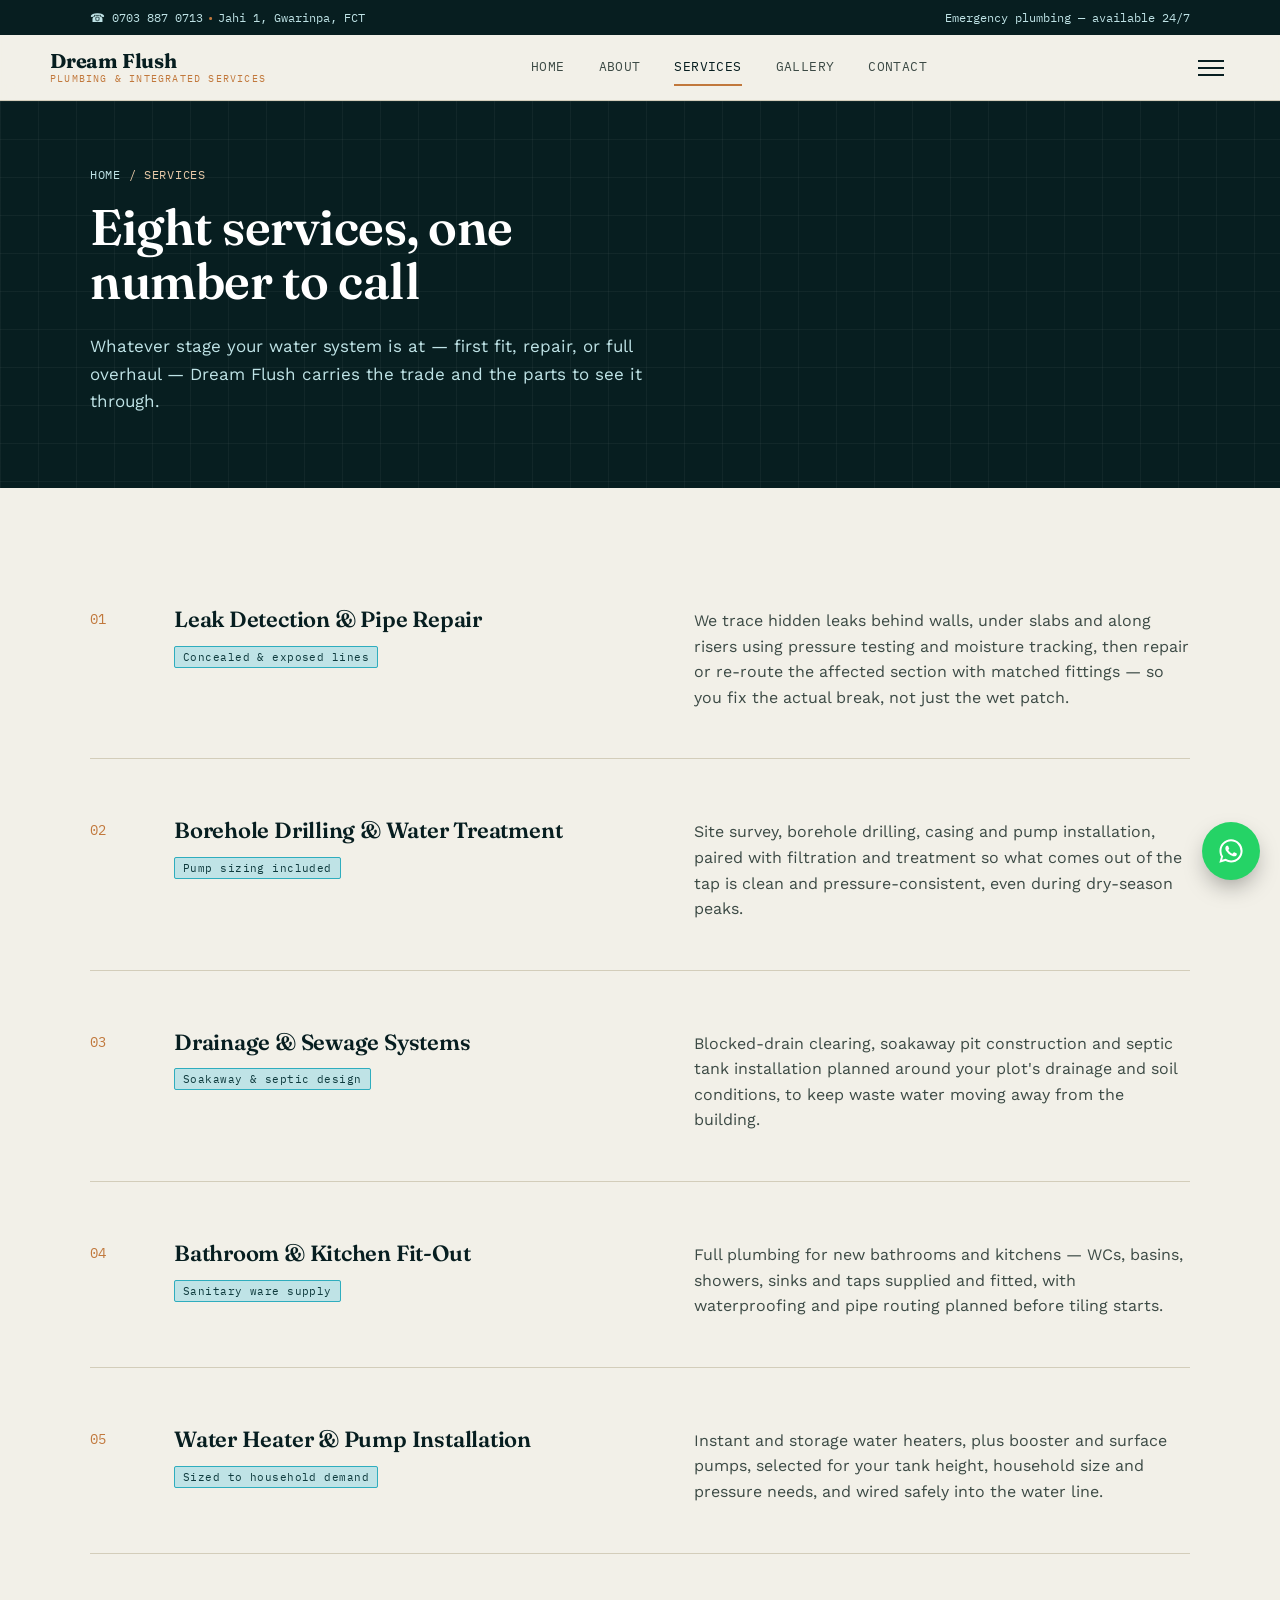
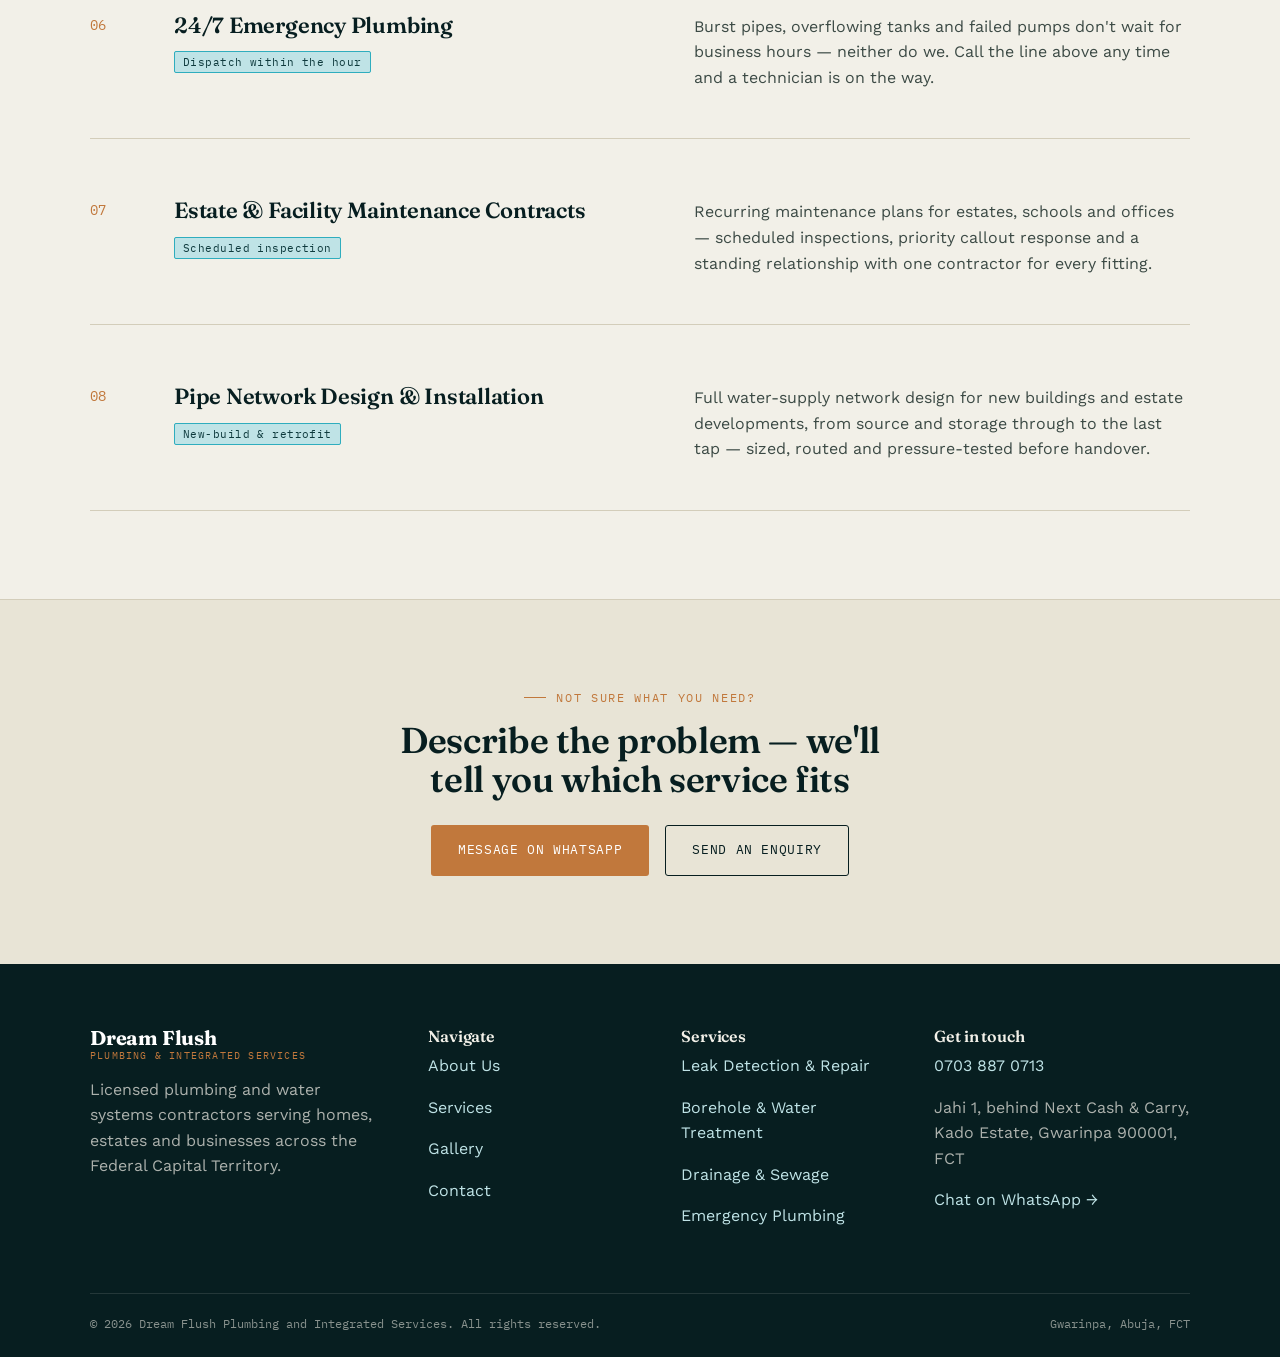
<file: services.html>
<!DOCTYPE html>
<html lang="en">
<head>
<meta charset="UTF-8">
<meta name="viewport" content="width=device-width, initial-scale=1.0">
<title>Our Services | Dream Flush Plumbing &amp; Integrated Services</title>
<meta name="description" content="Leak repair, borehole drilling, drainage, bathroom fit-outs, water heater installation and 24/7 emergency plumbing across Gwarinpa and the FCT.">
<style>
/* ============================================================
   DREAM FLUSH — design tokens
   ============================================================ */
@import url('https://fonts.googleapis.com/css2?family=Fraunces:opsz,wght@9..144,400;9..144,500;9..144,600;9..144,700&family=Work+Sans:wght@400;500;600;700&family=IBM+Plex+Mono:wght@400;500&display=swap');

:root{
  --ink:        #14231F;
  --ink-soft:   #3C4A45;
  --paper:      #F2F0E8;
  --paper-dim:  #E8E4D6;
  --navy:       #0E3A3D;
  --navy-deep:  #071E20;
  --aqua:       #2FADBE;
  --aqua-soft:  #BFE3E6;
  --copper:     #C1783C;
  --copper-dim: #E8C9A8;
  --line:       #D3CDBA;
  --radius:     3px;
  --shadow:     0 12px 30px -14px rgba(7,30,32,0.35);
}

*{box-sizing:border-box;}
html{scroll-behavior:smooth;}
body{
  margin:0;
  background:var(--paper);
  color:var(--ink);
  font-family:'Work Sans', sans-serif;
  font-size:16px;
  line-height:1.6;
  -webkit-font-smoothing:antialiased;
}
h1,h2,h3,h4{
  font-family:'Fraunces', serif;
  font-weight:600;
  line-height:1.08;
  margin:0 0 .5em 0;
  color:var(--navy-deep);
  letter-spacing:-0.01em;
}
p{margin:0 0 1em 0;}
a{color:inherit; text-decoration:none;}
img{max-width:100%; display:block;}
.mono{font-family:'IBM Plex Mono', monospace;}

.wrap{max-width:1180px; margin:0 auto; padding:0 24px;}
@media(min-width:768px){.wrap{padding:0 40px;}}

.eyebrow{
  font-family:'IBM Plex Mono', monospace;
  font-size:12px;
  letter-spacing:.14em;
  text-transform:uppercase;
  color:var(--copper);
  display:flex;
  align-items:center;
  gap:10px;
  margin-bottom:14px;
}
.eyebrow::before{
  content:'';
  width:22px;height:1px;background:var(--copper);
  display:inline-block;
}
.spec-tag{
  font-family:'IBM Plex Mono', monospace;
  font-size:11px;
  letter-spacing:.04em;
  color:var(--navy);
  background:var(--aqua-soft);
  border:1px solid var(--aqua);
  padding:3px 8px;
  border-radius:2px;
  white-space:nowrap;
}

/* ---------- buttons ---------- */
.btn{
  display:inline-flex; align-items:center; gap:10px;
  font-family:'IBM Plex Mono', monospace;
  font-size:13px; letter-spacing:.05em; text-transform:uppercase;
  padding:14px 26px;
  border-radius:var(--radius);
  border:1px solid transparent;
  cursor:pointer;
  transition:transform .18s ease, box-shadow .18s ease, background .18s ease, color .18s ease;
}
.btn-copper{ background:var(--copper); color:#fff; }
.btn-copper:hover{ transform:translateY(-2px); box-shadow:var(--shadow); background:#A9662D; }
.btn-outline{ background:transparent; color:var(--paper); border-color:rgba(242,240,232,.4); }
.btn-outline:hover{ border-color:var(--paper); background:rgba(242,240,232,.08); }
.btn-outline-dark{ background:transparent; color:var(--navy-deep); border-color:var(--navy-deep); }
.btn-outline-dark:hover{ background:var(--navy-deep); color:var(--paper); }

/* ---------- top strip ---------- */
.topstrip{
  background:var(--navy-deep);
  color:var(--aqua-soft);
  font-family:'IBM Plex Mono', monospace;
  font-size:12px;
  padding:8px 0;
}
.topstrip .wrap{display:flex; justify-content:space-between; align-items:center; gap:16px; flex-wrap:wrap;}
.topstrip a{color:var(--aqua-soft); transition:color .15s;}
.topstrip a:hover{color:#fff;}
.topstrip .dot{color:var(--copper); margin:0 4px;}

/* ---------- nav ---------- */
header.site{
  position:sticky; top:0; z-index:50;
  background:rgba(242,240,232,.92);
  backdrop-filter:blur(8px);
  border-bottom:1px solid var(--line);
}
nav.main{
  display:flex; align-items:center; justify-content:space-between;
  padding:16px 0;
}
.logo{
  display:flex; flex-direction:column; line-height:1;
}
.logo .name{
  font-family:'Fraunces', serif; font-weight:700; font-size:20px; color:var(--navy-deep);
  letter-spacing:-0.01em;
}
.logo .tag{
  font-family:'IBM Plex Mono', monospace; font-size:10px; letter-spacing:.12em;
  color:var(--copper); text-transform:uppercase; margin-top:3px;
}
.nav-links{
  display:none; gap:34px; align-items:center;
  font-family:'IBM Plex Mono', monospace; font-size:13px; letter-spacing:.03em; text-transform:uppercase;
}
.nav-links a{ position:relative; color:var(--ink-soft); padding:4px 0; }
.nav-links a:hover, .nav-links a.active{ color:var(--navy-deep); }
.nav-links a.active::after{
  content:''; position:absolute; left:0; right:0; bottom:-4px; height:2px; background:var(--copper);
}
@media(min-width:900px){ .nav-links{display:flex;} .nav-cta{display:inline-flex;} .hamburger{display:none;} }

.nav-cta{
  display:none;
  font-family:'IBM Plex Mono', monospace; font-size:12px; letter-spacing:.05em; text-transform:uppercase;
  background:var(--navy-deep); color:#fff; padding:11px 20px; border-radius:var(--radius);
}
.nav-cta:hover{ background:var(--copper); }

.hamburger{
  display:flex; flex-direction:column; gap:5px; background:none; border:none; cursor:pointer; padding:6px;
}
.hamburger span{width:26px; height:2px; background:var(--navy-deep); display:block; transition:all .25s ease;}
.hamburger.open span:nth-child(1){transform:translateY(7px) rotate(45deg);}
.hamburger.open span:nth-child(2){opacity:0;}
.hamburger.open span:nth-child(3){transform:translateY(-7px) rotate(-45deg);}

.mobile-menu{
  position:fixed; inset:0; top:0; background:var(--navy-deep); z-index:60;
  display:flex; flex-direction:column; justify-content:center; align-items:flex-start;
  padding:40px; gap:0;
  transform:translateY(-100%); transition:transform .35s cubic-bezier(.65,0,.35,1);
}
.mobile-menu.open{ transform:translateY(0); }
.mobile-menu a{
  font-family:'Fraunces', serif; font-size:34px; color:var(--paper); padding:14px 0;
  border-bottom:1px solid rgba(242,240,232,.12); width:100%;
}
.mobile-menu .close{
  position:absolute; top:20px; right:24px; background:none; border:none; color:var(--paper);
  font-size:28px; cursor:pointer; font-family:'IBM Plex Mono', monospace;
}
.mobile-menu .m-cta{
  margin-top:24px;
}

/* ---------- hero pattern ---------- */
.hero-dark{
  background:radial-gradient(120% 140% at 85% 0%, #113F42 0%, var(--navy-deep) 60%);
  color:var(--paper);
  position:relative;
  overflow:hidden;
}
.hero-dark::after{
  content:'';
  position:absolute; inset:0;
  background-image:
    linear-gradient(rgba(242,240,232,.045) 1px, transparent 1px),
    linear-gradient(90deg, rgba(242,240,232,.045) 1px, transparent 1px);
  background-size:38px 38px;
  pointer-events:none;
}

/* ---------- pipe route signature ---------- */
.pipe-route{
  position:relative;
}
.pipe-route svg{
  position:absolute; left:50%; top:0; transform:translateX(-50%);
  height:100%; width:auto; z-index:0; opacity:.9;
}
.pipe-joint{
  position:relative; z-index:1;
}
.pipe-joint .node{
  width:13px; height:13px; border-radius:50%; background:var(--copper);
  border:3px solid var(--paper); box-shadow:0 0 0 1px var(--copper);
  margin:0 auto 18px auto;
}
.joint-connector{ display:flex; flex-direction:column; align-items:center; margin:0 auto; width:fit-content; }
.joint-node{
  width:11px; height:11px; border-radius:50%; background:var(--copper);
  margin-top:-4px; box-shadow:0 0 0 5px var(--paper);
}

/* ---------- section rhythm ---------- */
section{ padding:88px 0; }
.section-tight{ padding:56px 0; }
.divider{ height:1px; background:var(--line); border:none; }

/* ---------- cards ---------- */
.card{
  background:#fff; border:1px solid var(--line); border-radius:var(--radius);
  padding:32px; transition:transform .2s ease, box-shadow .2s ease, border-color .2s ease;
}
.card:hover{ transform:translateY(-4px); box-shadow:var(--shadow); border-color:var(--aqua); }

.service-icon{
  width:46px; height:46px; border-radius:50%;
  background:var(--navy-deep); color:var(--aqua-soft);
  display:flex; align-items:center; justify-content:center;
  margin-bottom:20px;
}

/* ---------- reveal on scroll ---------- */
.reveal{ opacity:0; transform:translateY(22px); transition:opacity .7s ease, transform .7s ease; }
.reveal.in{ opacity:1; transform:translateY(0); }

/* ---------- footer ---------- */
footer.site{
  background:var(--navy-deep); color:var(--paper); padding:64px 0 24px 0;
}
footer.site h4{ color:var(--paper); font-size:16px; }
footer.site a{ color:var(--aqua-soft); }
footer.site a:hover{ color:#fff; }
.foot-grid{
  display:grid; grid-template-columns:1fr; gap:40px;
}
@media(min-width:800px){ .foot-grid{grid-template-columns:1.4fr 1fr 1fr 1.2fr;} }
.foot-bottom{
  margin-top:48px; padding-top:20px; border-top:1px solid rgba(242,240,232,.12);
  font-family:'IBM Plex Mono', monospace; font-size:12px; color:rgba(242,240,232,.55);
  display:flex; justify-content:space-between; flex-wrap:wrap; gap:10px;
}

/* ---------- whatsapp float ---------- */
.wa-float{
  position:fixed; right:20px; bottom:20px; z-index:70;
  width:58px; height:58px; border-radius:50%;
  background:#25D366; color:#fff;
  display:flex; align-items:center; justify-content:center;
  box-shadow:0 10px 24px -6px rgba(0,0,0,.4);
  animation:wa-pulse 2.6s infinite;
}
.wa-float:hover{ transform:scale(1.06); }
@keyframes wa-pulse{
  0%{ box-shadow:0 0 0 0 rgba(37,211,102,.5), 0 10px 24px -6px rgba(0,0,0,.4);}
  70%{ box-shadow:0 0 0 14px rgba(37,211,102,0), 0 10px 24px -6px rgba(0,0,0,.4);}
  100%{ box-shadow:0 0 0 0 rgba(37,211,102,0), 0 10px 24px -6px rgba(0,0,0,.4);}
}

/* ---------- page header (inner pages) ---------- */
.page-head{
  background:var(--navy-deep); color:var(--paper); padding:64px 0 56px 0;
  position:relative; overflow:hidden;
}
.page-head .wrap{ position:relative; z-index:1; }
.crumb{
  font-family:'IBM Plex Mono', monospace; font-size:12px; letter-spacing:.06em; text-transform:uppercase;
  color:var(--copper-dim); margin-bottom:16px;
}
.crumb a{ color:var(--aqua-soft); } .crumb a:hover{ color:#fff; }

/* ---------- gallery ---------- */
.gal-item{
  position:relative; overflow:hidden; border-radius:var(--radius);
  border:1px solid var(--line);
  background:var(--paper-dim);
}
.gal-item img{ width:100%; height:100%; object-fit:cover; transition:transform .5s ease; display:block; }
.gal-item:hover img{ transform:scale(1.06); }
.gal-cap{
  position:absolute; left:0; right:0; bottom:0; padding:14px 16px;
  background:linear-gradient(to top, rgba(7,30,32,.85), transparent);
  color:#fff; font-family:'IBM Plex Mono', monospace; font-size:12px; letter-spacing:.03em;
}

/* ---------- forms ---------- */
.field{ margin-bottom:20px; }
.field label{
  display:block; font-family:'IBM Plex Mono', monospace; font-size:12px; letter-spacing:.05em;
  text-transform:uppercase; color:var(--navy); margin-bottom:8px;
}
.field input, .field textarea, .field select{
  width:100%; padding:13px 14px; border:1px solid var(--line); border-radius:var(--radius);
  background:#fff; font-family:'Work Sans', sans-serif; font-size:15px; color:var(--ink);
}
.field input:focus, .field textarea:focus, .field select:focus{
  outline:none; border-color:var(--aqua); box-shadow:0 0 0 3px var(--aqua-soft);
}
.field textarea{ resize:vertical; min-height:120px; }

/* focus visibility for accessibility */
a:focus-visible, button:focus-visible{ outline:2px solid var(--copper); outline-offset:2px; }

@media (prefers-reduced-motion: reduce){
  *{ animation:none !important; transition:none !important; scroll-behavior:auto !important; }
}

</style>
</head>
<body>

<header class="site">
  <div class="topstrip">
    <div class="wrap">
      <div><a href="tel:+2347038870713">☎ 0703 887 0713</a><span class="dot">•</span>Jahi 1, Gwarinpa, FCT</div>
      <div>Emergency plumbing — available 24/7</div>
    </div>
  </div>
  <nav class="main wrap">
    <a href="index.html" class="logo">
      <span class="name">Dream Flush</span>
      <span class="tag">Plumbing &amp; Integrated Services</span>
    </a>
    <div class="nav-links">
      <a href="index.html">Home</a>
      <a href="about.html">About</a>
      <a href="services.html" class="active">Services</a>
      <a href="gallery.html">Gallery</a>
      <a href="contact.html">Contact</a>
    </div>
    <a href="tel:+2347038870713" class="nav-cta">Call Now</a>
    <button class="hamburger" aria-label="Open menu"><span></span><span></span><span></span></button>
  </nav>
</header>

<div class="mobile-menu">
  <button class="close" aria-label="Close menu">✕ Close</button>
  <a href="index.html">Home</a>
  <a href="about.html">About</a>
  <a href="services.html">Services</a>
  <a href="gallery.html">Gallery</a>
  <a href="contact.html">Contact</a>
  <a href="tel:+2347038870713" class="btn btn-copper m-cta">Call 0703 887 0713</a>
</div>

<section class="page-head hero-dark">
  <div class="wrap">
    <div class="crumb"><a href="index.html">Home</a> / Services</div>
    <h1 style="color:#fff; font-size:clamp(32px,5vw,50px); max-width:16ch;">Eight services, one number to call</h1>
    <p style="color:var(--aqua-soft); max-width:56ch; font-size:17px; margin-top:12px;">
      Whatever stage your water system is at — first fit, repair, or full overhaul — Dream Flush carries the
      trade and the parts to see it through.
    </p>
  </div>
</section>

<section>
  <div class="wrap">
    <div style="display:grid; grid-template-columns:1fr; gap:28px;" id="service-list">
      <style>
        .svc-row{ display:grid; grid-template-columns:1fr; gap:24px; padding:32px 0; border-bottom:1px solid var(--line); }
        .svc-row:first-child{ padding-top:0; }
        @media(min-width:800px){ .svc-row{ grid-template-columns:60px 1fr 1fr; align-items:start; } }
      </style>

      <div class="svc-row reveal">
        <div class="mono" style="color:var(--copper); font-size:14px;">01</div>
        <div>
          <h3 style="font-size:22px;">Leak Detection &amp; Pipe Repair</h3>
          <span class="spec-tag">Concealed &amp; exposed lines</span>
        </div>
        <p style="color:var(--ink-soft);">We trace hidden leaks behind walls, under slabs and along risers using
        pressure testing and moisture tracking, then repair or re-route the affected section with matched fittings —
        so you fix the actual break, not just the wet patch.</p>
      </div>

      <div class="svc-row reveal">
        <div class="mono" style="color:var(--copper); font-size:14px;">02</div>
        <div>
          <h3 style="font-size:22px;">Borehole Drilling &amp; Water Treatment</h3>
          <span class="spec-tag">Pump sizing included</span>
        </div>
        <p style="color:var(--ink-soft);">Site survey, borehole drilling, casing and pump installation, paired with
        filtration and treatment so what comes out of the tap is clean and pressure-consistent, even during dry-season peaks.</p>
      </div>

      <div class="svc-row reveal">
        <div class="mono" style="color:var(--copper); font-size:14px;">03</div>
        <div>
          <h3 style="font-size:22px;">Drainage &amp; Sewage Systems</h3>
          <span class="spec-tag">Soakaway &amp; septic design</span>
        </div>
        <p style="color:var(--ink-soft);">Blocked-drain clearing, soakaway pit construction and septic tank installation
        planned around your plot's drainage and soil conditions, to keep waste water moving away from the building.</p>
      </div>

      <div class="svc-row reveal">
        <div class="mono" style="color:var(--copper); font-size:14px;">04</div>
        <div>
          <h3 style="font-size:22px;">Bathroom &amp; Kitchen Fit-Out</h3>
          <span class="spec-tag">Sanitary ware supply</span>
        </div>
        <p style="color:var(--ink-soft);">Full plumbing for new bathrooms and kitchens — WCs, basins, showers, sinks
        and taps supplied and fitted, with waterproofing and pipe routing planned before tiling starts.</p>
      </div>

      <div class="svc-row reveal">
        <div class="mono" style="color:var(--copper); font-size:14px;">05</div>
        <div>
          <h3 style="font-size:22px;">Water Heater &amp; Pump Installation</h3>
          <span class="spec-tag">Sized to household demand</span>
        </div>
        <p style="color:var(--ink-soft);">Instant and storage water heaters, plus booster and surface pumps, selected
        for your tank height, household size and pressure needs, and wired safely into the water line.</p>
      </div>

      <div class="svc-row reveal">
        <div class="mono" style="color:var(--copper); font-size:14px;">06</div>
        <div>
          <h3 style="font-size:22px;">24/7 Emergency Plumbing</h3>
          <span class="spec-tag">Dispatch within the hour</span>
        </div>
        <p style="color:var(--ink-soft);">Burst pipes, overflowing tanks and failed pumps don't wait for business
        hours — neither do we. Call the line above any time and a technician is on the way.</p>
      </div>

      <div class="svc-row reveal">
        <div class="mono" style="color:var(--copper); font-size:14px;">07</div>
        <div>
          <h3 style="font-size:22px;">Estate &amp; Facility Maintenance Contracts</h3>
          <span class="spec-tag">Scheduled inspection</span>
        </div>
        <p style="color:var(--ink-soft);">Recurring maintenance plans for estates, schools and offices — scheduled
        inspections, priority callout response and a standing relationship with one contractor for every fitting.</p>
      </div>

      <div class="svc-row reveal">
        <div class="mono" style="color:var(--copper); font-size:14px;">08</div>
        <div>
          <h3 style="font-size:22px;">Pipe Network Design &amp; Installation</h3>
          <span class="spec-tag">New-build &amp; retrofit</span>
        </div>
        <p style="color:var(--ink-soft);">Full water-supply network design for new buildings and estate developments,
        from source and storage through to the last tap — sized, routed and pressure-tested before handover.</p>
      </div>

    </div>
  </div>
</section>

<section style="background:var(--paper-dim); border-top:1px solid var(--line);">
  <div class="wrap" style="text-align:center;">
    <div class="reveal">
      <div class="eyebrow" style="justify-content:center;">Not sure what you need?</div>
      <h2 style="font-size:clamp(26px,4vw,36px); max-width:20ch; margin:0 auto;">Describe the problem — we'll tell you which service fits</h2>
      <div style="display:flex; gap:16px; justify-content:center; flex-wrap:wrap; margin-top:26px;">
        <a href="https://wa.me/2347038870713" target="_blank" rel="noopener" class="btn btn-copper">Message on WhatsApp</a>
        <a href="contact.html" class="btn btn-outline-dark">Send an Enquiry</a>
      </div>
    </div>
  </div>
</section>

<footer class="site">
  <div class="wrap">
    <div class="foot-grid">
      <div>
        <div class="logo" style="margin-bottom:16px;">
          <span class="name" style="color:#fff;">Dream Flush</span>
          <span class="tag">Plumbing &amp; Integrated Services</span>
        </div>
        <p style="color:rgba(242,240,232,.7); max-width:320px;">Licensed plumbing and water systems contractors serving homes, estates and businesses across the Federal Capital Territory.</p>
      </div>
      <div>
        <h4>Navigate</h4>
        <p><a href="about.html">About Us</a></p>
        <p><a href="services.html">Services</a></p>
        <p><a href="gallery.html">Gallery</a></p>
        <p><a href="contact.html">Contact</a></p>
      </div>
      <div>
        <h4>Services</h4>
        <p><a href="services.html">Leak Detection &amp; Repair</a></p>
        <p><a href="services.html">Borehole &amp; Water Treatment</a></p>
        <p><a href="services.html">Drainage &amp; Sewage</a></p>
        <p><a href="services.html">Emergency Plumbing</a></p>
      </div>
      <div>
        <h4>Get in touch</h4>
        <p><a href="tel:+2347038870713">0703 887 0713</a></p>
        <p style="color:rgba(242,240,232,.7);">Jahi 1, behind Next Cash &amp; Carry, Kado Estate, Gwarinpa 900001, FCT</p>
        <p><a href="https://wa.me/2347038870713" target="_blank" rel="noopener">Chat on WhatsApp →</a></p>
      </div>
    </div>
    <div class="foot-bottom">
      <span>© 2026 Dream Flush Plumbing and Integrated Services. All rights reserved.</span>
      <span>Gwarinpa, Abuja, FCT</span>
    </div>
  </div>
</footer>

<a href="https://wa.me/2347038870713" class="wa-float" target="_blank" rel="noopener" aria-label="Chat on WhatsApp">
  <svg width="28" height="28" viewBox="0 0 24 24" fill="currentColor"><path d="M12.04 2C6.58 2 2.13 6.45 2.13 11.91c0 1.75.46 3.45 1.32 4.95L2 22l5.28-1.38a9.9 9.9 0 004.76 1.21h.01c5.46 0 9.9-4.45 9.9-9.91C21.96 6.45 17.5 2 12.04 2zm0 18.06h-.01a8.2 8.2 0 01-4.18-1.14l-.3-.18-3.12.82.83-3.04-.2-.31a8.16 8.16 0 01-1.26-4.3c0-4.51 3.68-8.19 8.2-8.19 2.19 0 4.25.85 5.8 2.4a8.13 8.13 0 012.4 5.8c0 4.51-3.68 8.14-8.16 8.14zm4.48-6.12c-.24-.12-1.45-.72-1.67-.8-.22-.08-.39-.12-.55.12-.16.24-.63.8-.78.96-.14.16-.29.18-.53.06-.24-.12-1.02-.38-1.94-1.2-.72-.64-1.2-1.43-1.34-1.67-.14-.24-.02-.37.11-.49.11-.11.24-.29.36-.43.12-.14.16-.24.24-.4.08-.16.04-.3-.02-.42-.06-.12-.55-1.32-.75-1.8-.2-.48-.4-.42-.55-.42-.14 0-.3-.02-.46-.02s-.42.06-.64.3c-.22.24-.85.83-.85 2.02 0 1.19.87 2.34.99 2.5.12.16 1.71 2.61 4.14 3.66.58.25 1.03.4 1.38.51.58.18 1.11.16 1.53.1.47-.07 1.45-.59 1.65-1.16.2-.57.2-1.06.14-1.16-.06-.1-.22-.16-.46-.28z"/></svg>
</a>

<script>
// Dream Flush — shared site behaviour
document.addEventListener('DOMContentLoaded', function () {

  // Mobile menu
  var hamburger = document.querySelector('.hamburger');
  var mobileMenu = document.querySelector('.mobile-menu');
  var closeBtn = document.querySelector('.mobile-menu .close');

  function openMenu(){
    hamburger.classList.add('open');
    mobileMenu.classList.add('open');
    document.body.style.overflow = 'hidden';
  }
  function closeMenu(){
    hamburger.classList.remove('open');
    mobileMenu.classList.remove('open');
    document.body.style.overflow = '';
  }
  if (hamburger && mobileMenu) {
    hamburger.addEventListener('click', function () {
      mobileMenu.classList.contains('open') ? closeMenu() : openMenu();
    });
  }
  if (closeBtn) closeBtn.addEventListener('click', closeMenu);
  document.querySelectorAll('.mobile-menu a').forEach(function (a) {
    a.addEventListener('click', closeMenu);
  });

  // Scroll reveal
  var revealEls = document.querySelectorAll('.reveal');
  if ('IntersectionObserver' in window) {
    var io = new IntersectionObserver(function (entries) {
      entries.forEach(function (entry) {
        if (entry.isIntersecting) {
          entry.target.classList.add('in');
          io.unobserve(entry.target);
        }
      });
    }, { threshold: 0.15 });
    revealEls.forEach(function (el) { io.observe(el); });
  } else {
    revealEls.forEach(function (el) { el.classList.add('in'); });
  }

  // Simple contact form handler (static site — no backend)
  var form = document.getElementById('contact-form');
  if (form) {
    form.addEventListener('submit', function (e) {
      e.preventDefault();
      var name = form.querySelector('#name').value.trim();
      var msg = form.querySelector('#message').value.trim();
      var phone = "2347038870713";
      var text = "Hello Dream Flush, my name is " + (name || "___") +
        ". " + (msg || "I would like to request a quote.");
      var url = "https://wa.me/" + phone + "?text=" + encodeURIComponent(text);
      window.open(url, "_blank");
    });
  }
});

</script>
</body>
</html>
</file>
